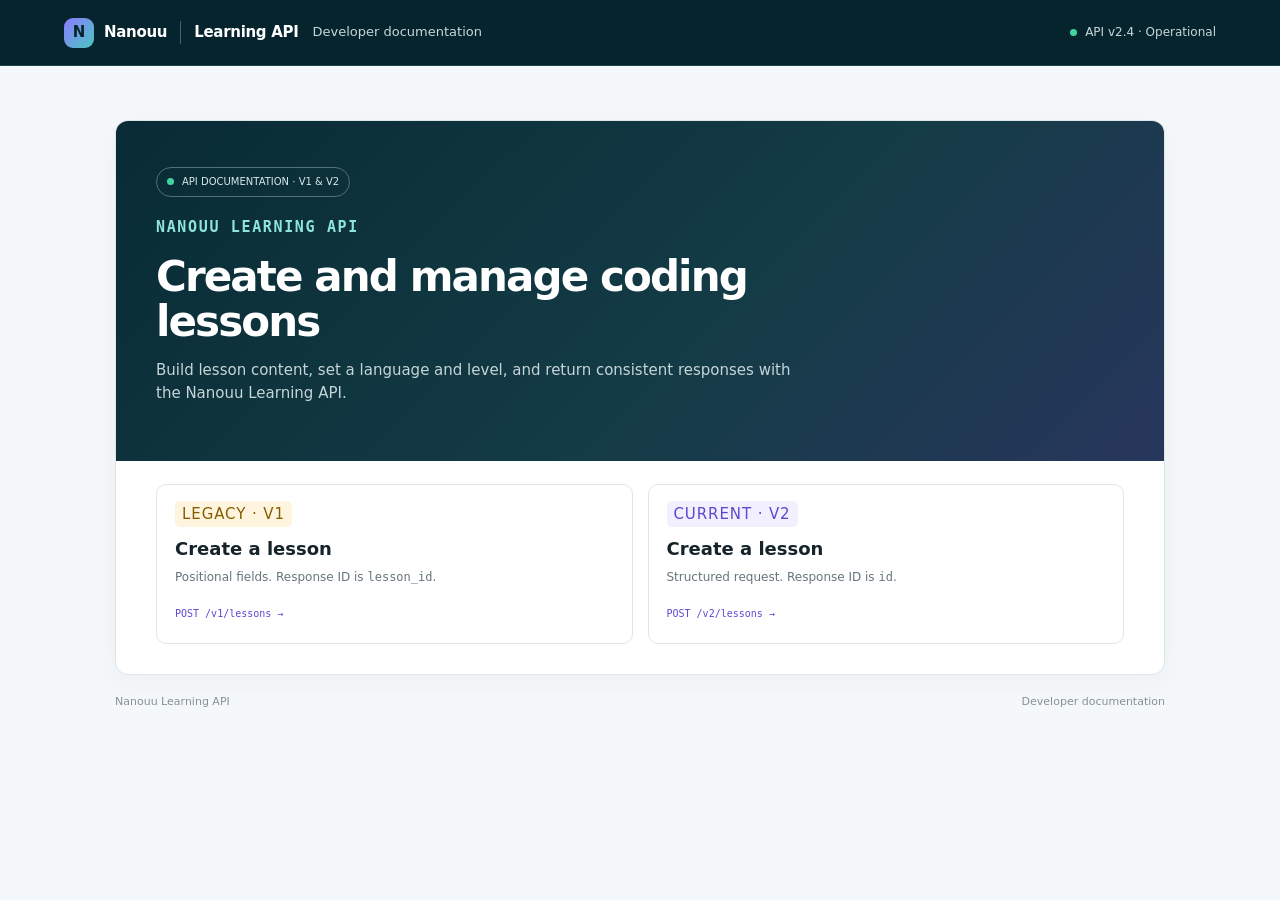
<file: index.html>
<!doctype html><html lang="en"><head><meta charset="utf-8"><meta name="viewport" content="width=device-width,initial-scale=1"><title>Nanouu Learning API · Documentation</title><meta name="description" content="Reference documentation for the Nanouu Learning API."><style>
:root{--ink:#15242a;--muted:#65757b;--line:#dce5e8;--paper:#fff;--canvas:#f5f8fa;--navy:#06242d;--teal:#0b8390;--purple:#725cff;--purple-soft:#f0edff;--code:#0b2028;--green:#14866d;--amber:#946300}*{box-sizing:border-box}body{margin:0;background:var(--canvas);color:var(--ink);font:15px/1.55 Inter,ui-sans-serif,system-ui,-apple-system,BlinkMacSystemFont,"Segoe UI",sans-serif}a{color:inherit}.topbar{height:66px;background:var(--navy);color:#fff;display:flex;align-items:center;padding:0 clamp(18px,5vw,72px);gap:14px;border-bottom:1px solid #24434a}.brand{display:flex;align-items:center;gap:10px;text-decoration:none;font-weight:700;letter-spacing:-.02em}.brand-mark{width:30px;height:30px;display:grid;place-items:center;background:linear-gradient(135deg,#8b7bff,#4ac6c2);border-radius:9px;color:#06242d;font-weight:900}.brand-divider{height:23px;width:1px;background:#486168;margin:0 3px}.top-label{font-size:13px;color:#c8d7d9}.top-right{margin-left:auto;display:flex;gap:8px;align-items:center;color:#c8d7d9;font-size:12px}.status-dot{width:7px;height:7px;border-radius:50%;background:#40d5a0}.shell{width:min(1200px,calc(100% - 40px));margin:0 auto;display:grid;grid-template-columns:230px minmax(0,1fr);gap:42px;padding:34px 0 68px}.sidebar{padding-top:10px}.side-kicker{font-size:10px;font-weight:700;letter-spacing:.14em;color:#87989d;margin:18px 10px 8px}.side-link{display:flex;align-items:center;gap:9px;padding:9px 11px;margin:2px 0;border-radius:7px;text-decoration:none;color:#52636a;font-size:13px}.side-link:hover{background:#eaf0f2}.side-link.active{background:var(--purple-soft);color:#5945d2;font-weight:650}.side-mark{width:7px;height:7px;border-radius:2px;background:#c3ccd0}.active .side-mark{background:var(--purple)}.side-sub{margin:5px 0 0 20px;padding-left:12px;border-left:1px solid var(--line)}.version-chip{margin-left:auto;font:10px ui-monospace,monospace;color:#75858b}.side-callout{margin:26px 8px 0;padding:13px;border:1px solid var(--line);border-radius:9px;background:#fff;color:#6d7b80;font-size:11px;line-height:1.5}.main{min-width:0}.crumb{font-size:12px;color:#859398;margin:2px 0 20px}.crumb span{color:#ccd4d7;margin:0 8px}.doc-card{background:var(--paper);border:1px solid var(--line);border-radius:13px;box-shadow:0 8px 30px #16323b0a;overflow:hidden}.doc-head{padding:34px 40px 25px;border-bottom:1px solid var(--line)}.eyebrow{display:flex;align-items:center;gap:8px;font:700 10px/1.4 ui-monospace,SFMono-Regular,Menlo,monospace;letter-spacing:.11em;text-transform:uppercase;color:var(--teal)}.badge{padding:4px 7px;border-radius:5px;background:#f2f0ff;color:#5b48cf;letter-spacing:.06em}.badge.legacy{background:#fff4dd;color:#855d00}.doc-head h1{font-size:34px;line-height:1.15;letter-spacing:-.04em;margin:15px 0 9px}.lead{color:var(--muted);max-width:700px;margin:0;font-size:15px}.meta-row{display:flex;flex-wrap:wrap;gap:8px;margin-top:19px}.meta-pill{border:1px solid var(--line);border-radius:6px;padding:5px 8px;color:#56676d;font:11px ui-monospace,SFMono-Regular,Menlo,monospace;background:#fff}.content{padding:28px 40px 38px;display:grid;grid-template-columns:minmax(0,1.1fr) minmax(250px,.9fr);gap:30px}.section-label{font-size:10px;font-weight:750;letter-spacing:.12em;text-transform:uppercase;color:#8a999e;margin:0 0 10px}.content h2{font-size:19px;letter-spacing:-.02em;margin:0 0 8px}.content p{color:var(--muted);margin:0 0 15px;font-size:13px}.endpoint{display:flex;align-items:center;gap:9px;margin:16px 0 20px}.method{padding:5px 8px;border-radius:5px;background:#e5f6f1;color:#08765e;font:700 11px ui-monospace,monospace}.path{font:600 13px ui-monospace,monospace;color:#35474d}.codebox{border:1px solid #233943;border-radius:9px;background:var(--code);overflow:hidden;margin:12px 0 20px}.code-title{padding:9px 13px;border-bottom:1px solid #263d45;color:#a8bec4;font:10px ui-monospace,monospace;display:flex;justify-content:space-between}.codebox pre{margin:0;padding:16px 15px 18px;color:#d6e9e8;white-space:pre-wrap;overflow-wrap:anywhere;font:11px/1.7 ui-monospace,SFMono-Regular,Menlo,monospace}.codebox .key{color:#a89bff}.codebox .str{color:#7ee0bd}.codebox .comment{color:#728b92}.detail-card{border:1px solid var(--line);border-radius:9px;padding:16px;margin:0 0 13px;background:#fff}.detail-card h3{margin:0 0 10px;font-size:13px}.field-row{display:grid;grid-template-columns:1fr auto;gap:12px;padding:8px 0;border-top:1px solid #edf1f2;font-size:11px}.field-row code{color:#5c49d5;font:11px ui-monospace,monospace}.field-row span{color:#718086}.response-label{font-size:10px;color:#94a1a5;margin:12px 0 0}.note{padding:13px 14px;border-left:3px solid #e5b44d;background:#fff9ea;color:#705619;border-radius:0 7px 7px 0;font-size:12px;line-height:1.5;margin:18px 0}.version-switch{display:flex;gap:9px;margin-top:20px}.switch-link{padding:8px 10px;border:1px solid var(--line);border-radius:7px;color:#52636a;text-decoration:none;font-size:11px}.switch-link:hover{border-color:var(--purple);color:#5844cf}.js-fallback{margin:24px 40px;padding:16px 18px;border:1px dashed #b6c2c6;background:#f8fafb;border-radius:9px;color:#617177;font-size:13px}.js-fallback strong{display:block;color:#2b3d43;margin-bottom:4px}.site-footer{padding:18px 0;color:#849296;font-size:11px;display:flex;justify-content:space-between}.home-hero{padding:46px 40px 40px;background:linear-gradient(135deg,#082b35,#143c46 58%,#28365d);color:#fff}.home-hero .eyebrow{color:#8ee5db}.home-hero h1{font-size:42px;line-height:1.08;letter-spacing:-.045em;max-width:670px;margin:16px 0 12px}.home-hero p{max-width:650px;color:#c5d5d8;font-size:15px}.hero-label{display:inline-flex;align-items:center;gap:8px;border:1px solid #547078;border-radius:99px;padding:6px 10px;color:#d9e7e8;font-size:10px}.version-grid{display:grid;grid-template-columns:1fr 1fr;gap:15px;padding:23px 40px 30px}.version-card{border:1px solid var(--line);border-radius:10px;padding:18px;text-decoration:none;background:#fff;transition:.15s}.version-card:hover{border-color:#a99eff;transform:translateY(-2px);box-shadow:0 8px 18px #2d21720c}.version-card h2{font-size:18px;margin:9px 0 5px}.version-card p{font-size:12px;color:var(--muted);margin:0 0 15px}.card-meta{font:10px ui-monospace,monospace;color:#5c49d5}.home-note{margin:0 40px 32px;padding:14px 16px;background:#f6f4ff;border:1px solid #e3dfff;border-radius:8px;color:#5e587b;font-size:12px}.hidden{display:none!important}@media(max-width:800px){.shell{grid-template-columns:1fr;gap:18px;padding-top:20px}.sidebar{display:flex;flex-wrap:wrap;align-items:center;padding:0}.side-kicker{width:100%;margin:7px 5px}.side-link{padding:7px 9px}.side-sub,.side-callout{display:none}.content{grid-template-columns:1fr;padding:24px}.doc-head{padding:26px 24px}.doc-head h1{font-size:29px}.js-fallback{margin:20px 24px}.home-hero{padding:34px 24px}.home-hero h1{font-size:34px}.version-grid{padding:18px 24px 22px}.home-note{margin:0 24px 24px}.version-grid{grid-template-columns:1fr}.site-footer{display:block}.topbar{padding:0 18px}}
</style></head><body><header class="topbar"><a class="brand" href="./"><span class="brand-mark">N</span><span>Nanouu</span><span class="brand-divider"></span><span>Learning API</span></a><span class="top-label">Developer documentation</span><div class="top-right"><span class="status-dot"></span> API v2.4 · Operational</div></header><main class="shell" style="display:block;max-width:1050px;padding-top:54px"><section class="doc-card"><div class="home-hero"><span class="hero-label"><span class="status-dot"></span> API DOCUMENTATION · V1 &amp; V2</span><p class="eyebrow" style="margin-top:20px">NANOUU LEARNING API</p><h1>Create and manage coding lessons</h1><p>Build lesson content, set a language and level, and return consistent responses with the Nanouu Learning API.</p></div><div class="version-grid"><a class="version-card" href="docs/v1/"><span class="badge legacy">LEGACY · V1</span><h2>Create a lesson</h2><p>Positional fields. Response ID is <code>lesson_id</code>.</p><span class="card-meta">POST /v1/lessons →</span></a><a class="version-card" href="docs/v2/"><span class="badge">CURRENT · V2</span><h2>Create a lesson</h2><p>Structured request. Response ID is <code>id</code>.</p><span class="card-meta">POST /v2/lessons →</span></a></div></section><footer class="site-footer"><span>Nanouu Learning API</span><span>Developer documentation</span></footer></main></body></html>
</file>
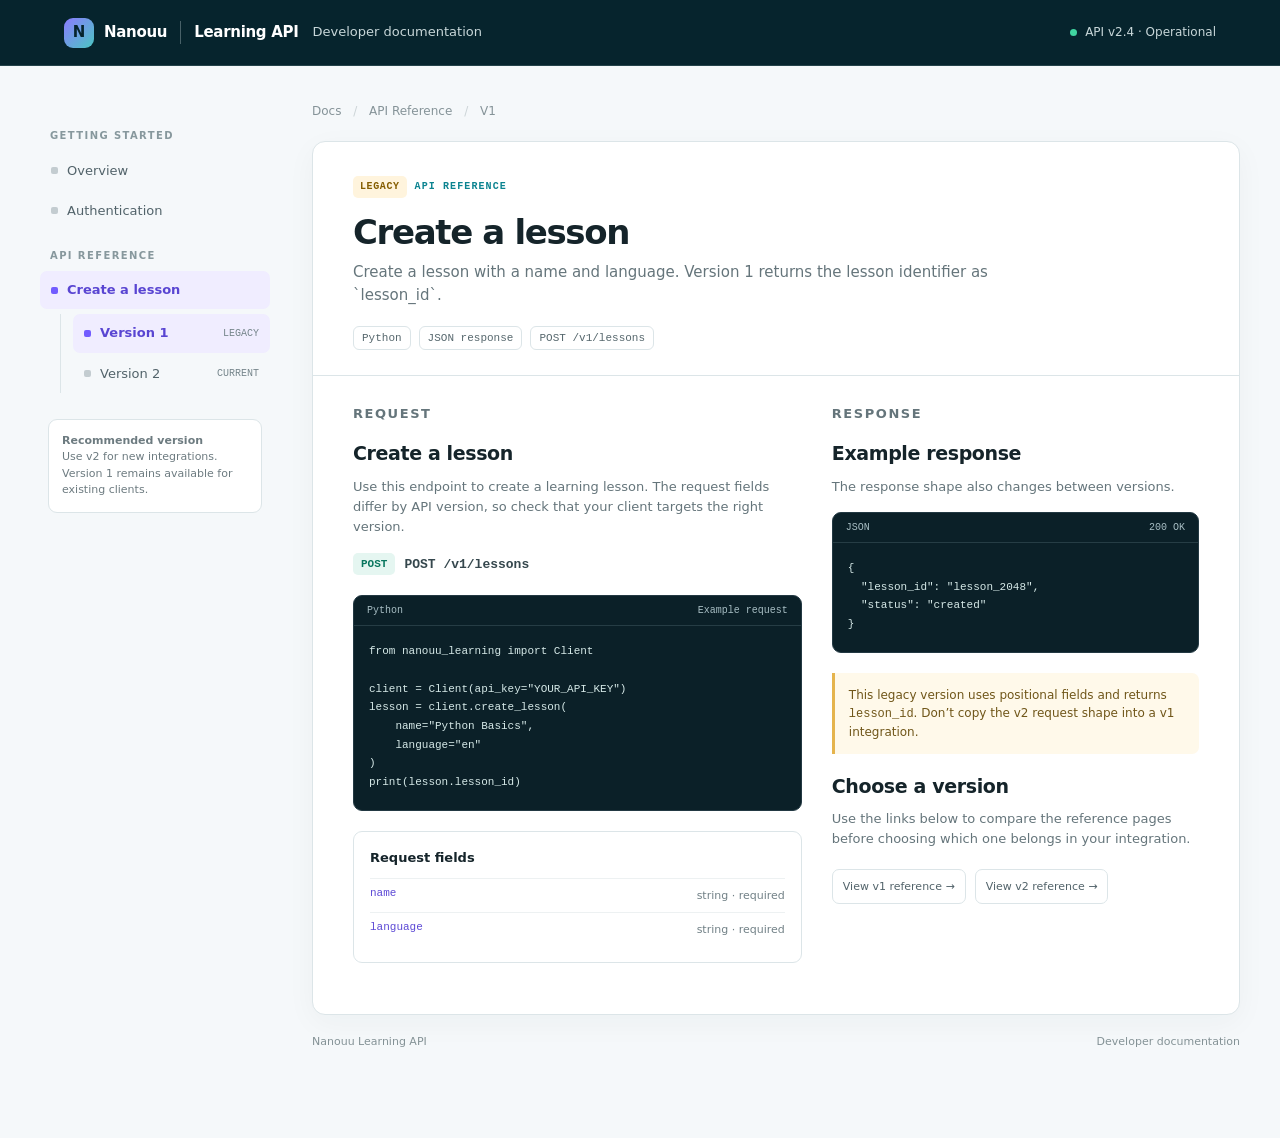
<file: docs/v1/index.html>
<!doctype html><html lang="en"><head><meta charset="utf-8"><meta name="viewport" content="width=device-width,initial-scale=1"><title>Nanouu Learning API · V1 Reference</title><meta name="description" content="Nanouu Learning API endpoint reference."><style>
:root{--ink:#15242a;--muted:#65757b;--line:#dce5e8;--paper:#fff;--canvas:#f5f8fa;--navy:#06242d;--teal:#0b8390;--purple:#725cff;--purple-soft:#f0edff;--code:#0b2028;--green:#14866d;--amber:#946300}*{box-sizing:border-box}body{margin:0;background:var(--canvas);color:var(--ink);font:15px/1.55 Inter,ui-sans-serif,system-ui,-apple-system,BlinkMacSystemFont,"Segoe UI",sans-serif}a{color:inherit}.topbar{height:66px;background:var(--navy);color:#fff;display:flex;align-items:center;padding:0 clamp(18px,5vw,72px);gap:14px;border-bottom:1px solid #24434a}.brand{display:flex;align-items:center;gap:10px;text-decoration:none;font-weight:700;letter-spacing:-.02em}.brand-mark{width:30px;height:30px;display:grid;place-items:center;background:linear-gradient(135deg,#8b7bff,#4ac6c2);border-radius:9px;color:#06242d;font-weight:900}.brand-divider{height:23px;width:1px;background:#486168;margin:0 3px}.top-label{font-size:13px;color:#c8d7d9}.top-right{margin-left:auto;display:flex;gap:8px;align-items:center;color:#c8d7d9;font-size:12px}.status-dot{width:7px;height:7px;border-radius:50%;background:#40d5a0}.shell{width:min(1200px,calc(100% - 40px));margin:0 auto;display:grid;grid-template-columns:230px minmax(0,1fr);gap:42px;padding:34px 0 68px}.sidebar{padding-top:10px}.side-kicker{font-size:10px;font-weight:700;letter-spacing:.14em;color:#87989d;margin:18px 10px 8px}.side-link{display:flex;align-items:center;gap:9px;padding:9px 11px;margin:2px 0;border-radius:7px;text-decoration:none;color:#52636a;font-size:13px}.side-link:hover{background:#eaf0f2}.side-link.active{background:var(--purple-soft);color:#5945d2;font-weight:650}.side-mark{width:7px;height:7px;border-radius:2px;background:#c3ccd0}.active .side-mark{background:var(--purple)}.side-sub{margin:5px 0 0 20px;padding-left:12px;border-left:1px solid var(--line)}.version-chip{margin-left:auto;font:10px ui-monospace,monospace;color:#75858b}.side-callout{margin:26px 8px 0;padding:13px;border:1px solid var(--line);border-radius:9px;background:#fff;color:#6d7b80;font-size:11px;line-height:1.5}.main{min-width:0}.crumb{font-size:12px;color:#859398;margin:2px 0 20px}.crumb span{color:#ccd4d7;margin:0 8px}.doc-card{background:var(--paper);border:1px solid var(--line);border-radius:13px;box-shadow:0 8px 30px #16323b0a;overflow:hidden}.doc-head{padding:34px 40px 25px;border-bottom:1px solid var(--line)}.eyebrow{display:flex;align-items:center;gap:8px;font:700 10px/1.4 ui-monospace,SFMono-Regular,Menlo,monospace;letter-spacing:.11em;text-transform:uppercase;color:var(--teal)}.badge{padding:4px 7px;border-radius:5px;background:#f2f0ff;color:#5b48cf;letter-spacing:.06em}.badge.legacy{background:#fff4dd;color:#855d00}.doc-head h1{font-size:34px;line-height:1.15;letter-spacing:-.04em;margin:15px 0 9px}.lead{color:var(--muted);max-width:700px;margin:0;font-size:15px}.meta-row{display:flex;flex-wrap:wrap;gap:8px;margin-top:19px}.meta-pill{border:1px solid var(--line);border-radius:6px;padding:5px 8px;color:#56676d;font:11px ui-monospace,SFMono-Regular,Menlo,monospace;background:#fff}.content{padding:28px 40px 38px;display:grid;grid-template-columns:minmax(0,1.1fr) minmax(250px,.9fr);gap:30px}.section-label{font-size:10px;font-weight:750;letter-spacing:.12em;text-transform:uppercase;color:#8a999e;margin:0 0 10px}.content h2{font-size:19px;letter-spacing:-.02em;margin:0 0 8px}.content p{color:var(--muted);margin:0 0 15px;font-size:13px}.endpoint{display:flex;align-items:center;gap:9px;margin:16px 0 20px}.method{padding:5px 8px;border-radius:5px;background:#e5f6f1;color:#08765e;font:700 11px ui-monospace,monospace}.path{font:600 13px ui-monospace,monospace;color:#35474d}.codebox{border:1px solid #233943;border-radius:9px;background:var(--code);overflow:hidden;margin:12px 0 20px}.code-title{padding:9px 13px;border-bottom:1px solid #263d45;color:#a8bec4;font:10px ui-monospace,monospace;display:flex;justify-content:space-between}.codebox pre{margin:0;padding:16px 15px 18px;color:#d6e9e8;white-space:pre-wrap;overflow-wrap:anywhere;font:11px/1.7 ui-monospace,SFMono-Regular,Menlo,monospace}.codebox .key{color:#a89bff}.codebox .str{color:#7ee0bd}.codebox .comment{color:#728b92}.detail-card{border:1px solid var(--line);border-radius:9px;padding:16px;margin:0 0 13px;background:#fff}.detail-card h3{margin:0 0 10px;font-size:13px}.field-row{display:grid;grid-template-columns:1fr auto;gap:12px;padding:8px 0;border-top:1px solid #edf1f2;font-size:11px}.field-row code{color:#5c49d5;font:11px ui-monospace,monospace}.field-row span{color:#718086}.response-label{font-size:10px;color:#94a1a5;margin:12px 0 0}.note{padding:13px 14px;border-left:3px solid #e5b44d;background:#fff9ea;color:#705619;border-radius:0 7px 7px 0;font-size:12px;line-height:1.5;margin:18px 0}.version-switch{display:flex;gap:9px;margin-top:20px}.switch-link{padding:8px 10px;border:1px solid var(--line);border-radius:7px;color:#52636a;text-decoration:none;font-size:11px}.switch-link:hover{border-color:var(--purple);color:#5844cf}.js-fallback{margin:24px 40px;padding:16px 18px;border:1px dashed #b6c2c6;background:#f8fafb;border-radius:9px;color:#617177;font-size:13px}.js-fallback strong{display:block;color:#2b3d43;margin-bottom:4px}.site-footer{padding:18px 0;color:#849296;font-size:11px;display:flex;justify-content:space-between}.home-hero{padding:46px 40px 40px;background:linear-gradient(135deg,#082b35,#143c46 58%,#28365d);color:#fff}.home-hero .eyebrow{color:#8ee5db}.home-hero h1{font-size:42px;line-height:1.08;letter-spacing:-.045em;max-width:670px;margin:16px 0 12px}.home-hero p{max-width:650px;color:#c5d5d8;font-size:15px}.hero-label{display:inline-flex;align-items:center;gap:8px;border:1px solid #547078;border-radius:99px;padding:6px 10px;color:#d9e7e8;font-size:10px}.version-grid{display:grid;grid-template-columns:1fr 1fr;gap:15px;padding:23px 40px 30px}.version-card{border:1px solid var(--line);border-radius:10px;padding:18px;text-decoration:none;background:#fff;transition:.15s}.version-card:hover{border-color:#a99eff;transform:translateY(-2px);box-shadow:0 8px 18px #2d21720c}.version-card h2{font-size:18px;margin:9px 0 5px}.version-card p{font-size:12px;color:var(--muted);margin:0 0 15px}.card-meta{font:10px ui-monospace,monospace;color:#5c49d5}.home-note{margin:0 40px 32px;padding:14px 16px;background:#f6f4ff;border:1px solid #e3dfff;border-radius:8px;color:#5e587b;font-size:12px}.hidden{display:none!important}@media(max-width:800px){.shell{grid-template-columns:1fr;gap:18px;padding-top:20px}.sidebar{display:flex;flex-wrap:wrap;align-items:center;padding:0}.side-kicker{width:100%;margin:7px 5px}.side-link{padding:7px 9px}.side-sub,.side-callout{display:none}.content{grid-template-columns:1fr;padding:24px}.doc-head{padding:26px 24px}.doc-head h1{font-size:29px}.js-fallback{margin:20px 24px}.home-hero{padding:34px 24px}.home-hero h1{font-size:34px}.version-grid{padding:18px 24px 22px}.home-note{margin:0 24px 24px}.version-grid{grid-template-columns:1fr}.site-footer{display:block}.topbar{padding:0 18px}}
</style></head><body>
<header class="topbar"><a class="brand" href="../../"><span class="brand-mark">N</span><span>Nanouu</span><span class="brand-divider"></span><span>Learning API</span></a><span class="top-label">Developer documentation</span><div class="top-right"><span class="status-dot"></span> API v2.4 · Operational</div></header>
<div class="shell"><aside class="sidebar"><div class="side-kicker">GETTING STARTED</div><a class="side-link" href="../../"><i class="side-mark"></i>Overview</a><a class="side-link" href="../../"><i class="side-mark"></i>Authentication</a><div class="side-kicker">API REFERENCE</div><a class="side-link active" href="./"><i class="side-mark"></i>Create a lesson</a><div class="side-sub"><a class="side-link active" href="../v1/"><i class="side-mark"></i>Version 1 <span class="version-chip">LEGACY</span></a><a class="side-link " href="../v2/"><i class="side-mark"></i>Version 2 <span class="version-chip">CURRENT</span></a></div><div class="side-callout"><b>Recommended version</b><br>Use v2 for new integrations. Version 1 remains available for existing clients.</div></aside>
<main class="main"><div class="crumb">Docs <span>/</span> API Reference <span>/</span> V1</div><article class="doc-card"><div id="doc-content"><div class="js-fallback"><strong>Loading API reference…</strong></div></div></article><footer class="site-footer"><span>Nanouu Learning API</span><span>Developer documentation</span></footer></main></div>
<script>(()=>{const data={label:"LEGACY",summary:'Create a lesson with a name and language. Version 1 returns the lesson identifier as `lesson_id`.',endpoint:"POST /v1/lessons",python:'from nanouu_learning import Client\n\nclient = Client(api_key="YOUR_API_KEY")\nlesson = client.create_lesson(\n    name="Python Basics",\n    language="en"\n)\nprint(lesson.lesson_id)',fields:`<div class="field-row"><code>name</code><span>string · required</span></div><div class="field-row"><code>language</code><span>string · required</span></div>`,response:'{\n  "lesson_id": "lesson_2048",\n  "status": "created"\n}',warning:`This legacy version uses positional fields and returns <code>lesson_id</code>. Don’t copy the v2 request shape into a v1 integration.`};const content=document.getElementById('doc-content');content.innerHTML=`<div class="doc-head"><div class="eyebrow"><span class="badge legacy">LEGACY</span> API REFERENCE</div><h1>Create a lesson</h1><p class="lead">${data.summary}</p><div class="meta-row"><span class="meta-pill">Python</span><span class="meta-pill">JSON response</span><span class="meta-pill">${data.endpoint}</span></div></div><div class="content"><section><p class="section-label">Request</p><h2>Create a lesson</h2><p>Use this endpoint to create a learning lesson. The request fields differ by API version, so check that your client targets the right version.</p><div class="endpoint"><span class="method">POST</span><code class="path">${data.endpoint}</code></div><div class="codebox"><div class="code-title"><span>Python</span><span>Example request</span></div><pre>${data.python}</pre></div><div class="detail-card"><h3>Request fields</h3>${data.fields}</div></section><section><p class="section-label">Response</p><h2>Example response</h2><p>The response shape also changes between versions.</p><div class="codebox"><div class="code-title"><span>JSON</span><span>200 OK</span></div><pre>${data.response}</pre></div><div class="note">${data.warning}</div><h2>Choose a version</h2><p>Use the links below to compare the reference pages before choosing which one belongs in your integration.</p><div class="version-switch"><a class="switch-link" href="../v1/">View v1 reference →</a><a class="switch-link" href="../v2/">View v2 reference →</a></div></section></div>`;})();</script></body></html>
</file>
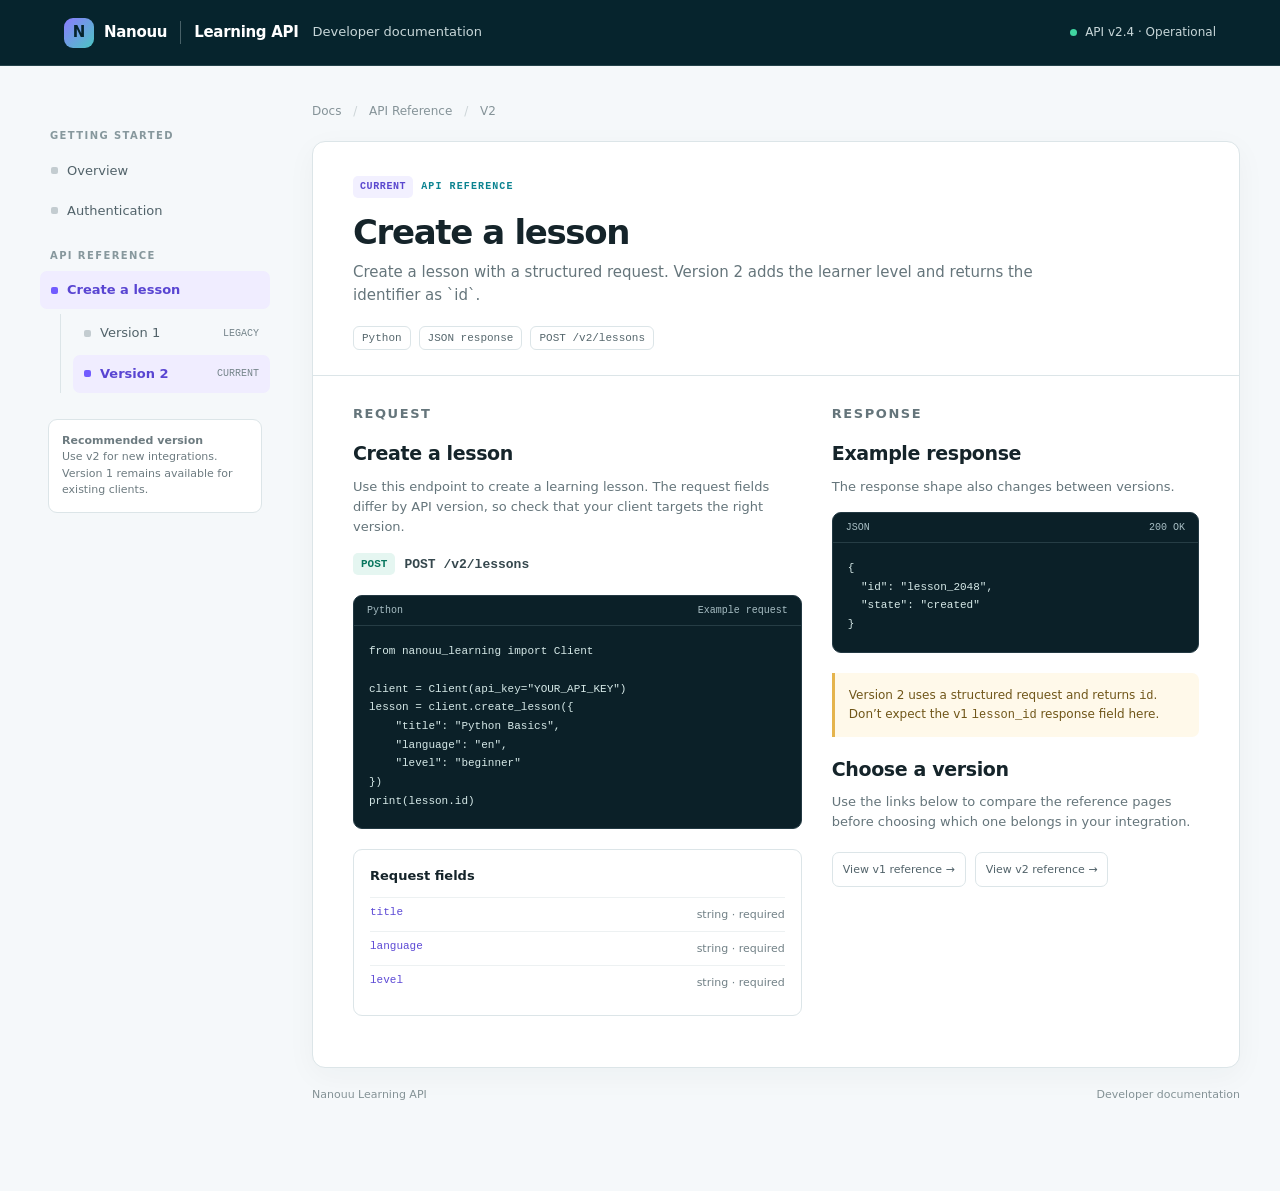
<file: docs/v2/index.html>
<!doctype html><html lang="en"><head><meta charset="utf-8"><meta name="viewport" content="width=device-width,initial-scale=1"><title>Nanouu Learning API · V2 Reference</title><meta name="description" content="Nanouu Learning API endpoint reference."><style>
:root{--ink:#15242a;--muted:#65757b;--line:#dce5e8;--paper:#fff;--canvas:#f5f8fa;--navy:#06242d;--teal:#0b8390;--purple:#725cff;--purple-soft:#f0edff;--code:#0b2028;--green:#14866d;--amber:#946300}*{box-sizing:border-box}body{margin:0;background:var(--canvas);color:var(--ink);font:15px/1.55 Inter,ui-sans-serif,system-ui,-apple-system,BlinkMacSystemFont,"Segoe UI",sans-serif}a{color:inherit}.topbar{height:66px;background:var(--navy);color:#fff;display:flex;align-items:center;padding:0 clamp(18px,5vw,72px);gap:14px;border-bottom:1px solid #24434a}.brand{display:flex;align-items:center;gap:10px;text-decoration:none;font-weight:700;letter-spacing:-.02em}.brand-mark{width:30px;height:30px;display:grid;place-items:center;background:linear-gradient(135deg,#8b7bff,#4ac6c2);border-radius:9px;color:#06242d;font-weight:900}.brand-divider{height:23px;width:1px;background:#486168;margin:0 3px}.top-label{font-size:13px;color:#c8d7d9}.top-right{margin-left:auto;display:flex;gap:8px;align-items:center;color:#c8d7d9;font-size:12px}.status-dot{width:7px;height:7px;border-radius:50%;background:#40d5a0}.shell{width:min(1200px,calc(100% - 40px));margin:0 auto;display:grid;grid-template-columns:230px minmax(0,1fr);gap:42px;padding:34px 0 68px}.sidebar{padding-top:10px}.side-kicker{font-size:10px;font-weight:700;letter-spacing:.14em;color:#87989d;margin:18px 10px 8px}.side-link{display:flex;align-items:center;gap:9px;padding:9px 11px;margin:2px 0;border-radius:7px;text-decoration:none;color:#52636a;font-size:13px}.side-link:hover{background:#eaf0f2}.side-link.active{background:var(--purple-soft);color:#5945d2;font-weight:650}.side-mark{width:7px;height:7px;border-radius:2px;background:#c3ccd0}.active .side-mark{background:var(--purple)}.side-sub{margin:5px 0 0 20px;padding-left:12px;border-left:1px solid var(--line)}.version-chip{margin-left:auto;font:10px ui-monospace,monospace;color:#75858b}.side-callout{margin:26px 8px 0;padding:13px;border:1px solid var(--line);border-radius:9px;background:#fff;color:#6d7b80;font-size:11px;line-height:1.5}.main{min-width:0}.crumb{font-size:12px;color:#859398;margin:2px 0 20px}.crumb span{color:#ccd4d7;margin:0 8px}.doc-card{background:var(--paper);border:1px solid var(--line);border-radius:13px;box-shadow:0 8px 30px #16323b0a;overflow:hidden}.doc-head{padding:34px 40px 25px;border-bottom:1px solid var(--line)}.eyebrow{display:flex;align-items:center;gap:8px;font:700 10px/1.4 ui-monospace,SFMono-Regular,Menlo,monospace;letter-spacing:.11em;text-transform:uppercase;color:var(--teal)}.badge{padding:4px 7px;border-radius:5px;background:#f2f0ff;color:#5b48cf;letter-spacing:.06em}.badge.legacy{background:#fff4dd;color:#855d00}.doc-head h1{font-size:34px;line-height:1.15;letter-spacing:-.04em;margin:15px 0 9px}.lead{color:var(--muted);max-width:700px;margin:0;font-size:15px}.meta-row{display:flex;flex-wrap:wrap;gap:8px;margin-top:19px}.meta-pill{border:1px solid var(--line);border-radius:6px;padding:5px 8px;color:#56676d;font:11px ui-monospace,SFMono-Regular,Menlo,monospace;background:#fff}.content{padding:28px 40px 38px;display:grid;grid-template-columns:minmax(0,1.1fr) minmax(250px,.9fr);gap:30px}.section-label{font-size:10px;font-weight:750;letter-spacing:.12em;text-transform:uppercase;color:#8a999e;margin:0 0 10px}.content h2{font-size:19px;letter-spacing:-.02em;margin:0 0 8px}.content p{color:var(--muted);margin:0 0 15px;font-size:13px}.endpoint{display:flex;align-items:center;gap:9px;margin:16px 0 20px}.method{padding:5px 8px;border-radius:5px;background:#e5f6f1;color:#08765e;font:700 11px ui-monospace,monospace}.path{font:600 13px ui-monospace,monospace;color:#35474d}.codebox{border:1px solid #233943;border-radius:9px;background:var(--code);overflow:hidden;margin:12px 0 20px}.code-title{padding:9px 13px;border-bottom:1px solid #263d45;color:#a8bec4;font:10px ui-monospace,monospace;display:flex;justify-content:space-between}.codebox pre{margin:0;padding:16px 15px 18px;color:#d6e9e8;white-space:pre-wrap;overflow-wrap:anywhere;font:11px/1.7 ui-monospace,SFMono-Regular,Menlo,monospace}.codebox .key{color:#a89bff}.codebox .str{color:#7ee0bd}.codebox .comment{color:#728b92}.detail-card{border:1px solid var(--line);border-radius:9px;padding:16px;margin:0 0 13px;background:#fff}.detail-card h3{margin:0 0 10px;font-size:13px}.field-row{display:grid;grid-template-columns:1fr auto;gap:12px;padding:8px 0;border-top:1px solid #edf1f2;font-size:11px}.field-row code{color:#5c49d5;font:11px ui-monospace,monospace}.field-row span{color:#718086}.response-label{font-size:10px;color:#94a1a5;margin:12px 0 0}.note{padding:13px 14px;border-left:3px solid #e5b44d;background:#fff9ea;color:#705619;border-radius:0 7px 7px 0;font-size:12px;line-height:1.5;margin:18px 0}.version-switch{display:flex;gap:9px;margin-top:20px}.switch-link{padding:8px 10px;border:1px solid var(--line);border-radius:7px;color:#52636a;text-decoration:none;font-size:11px}.switch-link:hover{border-color:var(--purple);color:#5844cf}.js-fallback{margin:24px 40px;padding:16px 18px;border:1px dashed #b6c2c6;background:#f8fafb;border-radius:9px;color:#617177;font-size:13px}.js-fallback strong{display:block;color:#2b3d43;margin-bottom:4px}.site-footer{padding:18px 0;color:#849296;font-size:11px;display:flex;justify-content:space-between}.home-hero{padding:46px 40px 40px;background:linear-gradient(135deg,#082b35,#143c46 58%,#28365d);color:#fff}.home-hero .eyebrow{color:#8ee5db}.home-hero h1{font-size:42px;line-height:1.08;letter-spacing:-.045em;max-width:670px;margin:16px 0 12px}.home-hero p{max-width:650px;color:#c5d5d8;font-size:15px}.hero-label{display:inline-flex;align-items:center;gap:8px;border:1px solid #547078;border-radius:99px;padding:6px 10px;color:#d9e7e8;font-size:10px}.version-grid{display:grid;grid-template-columns:1fr 1fr;gap:15px;padding:23px 40px 30px}.version-card{border:1px solid var(--line);border-radius:10px;padding:18px;text-decoration:none;background:#fff;transition:.15s}.version-card:hover{border-color:#a99eff;transform:translateY(-2px);box-shadow:0 8px 18px #2d21720c}.version-card h2{font-size:18px;margin:9px 0 5px}.version-card p{font-size:12px;color:var(--muted);margin:0 0 15px}.card-meta{font:10px ui-monospace,monospace;color:#5c49d5}.home-note{margin:0 40px 32px;padding:14px 16px;background:#f6f4ff;border:1px solid #e3dfff;border-radius:8px;color:#5e587b;font-size:12px}.hidden{display:none!important}@media(max-width:800px){.shell{grid-template-columns:1fr;gap:18px;padding-top:20px}.sidebar{display:flex;flex-wrap:wrap;align-items:center;padding:0}.side-kicker{width:100%;margin:7px 5px}.side-link{padding:7px 9px}.side-sub,.side-callout{display:none}.content{grid-template-columns:1fr;padding:24px}.doc-head{padding:26px 24px}.doc-head h1{font-size:29px}.js-fallback{margin:20px 24px}.home-hero{padding:34px 24px}.home-hero h1{font-size:34px}.version-grid{padding:18px 24px 22px}.home-note{margin:0 24px 24px}.version-grid{grid-template-columns:1fr}.site-footer{display:block}.topbar{padding:0 18px}}
</style></head><body>
<header class="topbar"><a class="brand" href="../../"><span class="brand-mark">N</span><span>Nanouu</span><span class="brand-divider"></span><span>Learning API</span></a><span class="top-label">Developer documentation</span><div class="top-right"><span class="status-dot"></span> API v2.4 · Operational</div></header>
<div class="shell"><aside class="sidebar"><div class="side-kicker">GETTING STARTED</div><a class="side-link" href="../../"><i class="side-mark"></i>Overview</a><a class="side-link" href="../../"><i class="side-mark"></i>Authentication</a><div class="side-kicker">API REFERENCE</div><a class="side-link active" href="./"><i class="side-mark"></i>Create a lesson</a><div class="side-sub"><a class="side-link " href="../v1/"><i class="side-mark"></i>Version 1 <span class="version-chip">LEGACY</span></a><a class="side-link active" href="../v2/"><i class="side-mark"></i>Version 2 <span class="version-chip">CURRENT</span></a></div><div class="side-callout"><b>Recommended version</b><br>Use v2 for new integrations. Version 1 remains available for existing clients.</div></aside>
<main class="main"><div class="crumb">Docs <span>/</span> API Reference <span>/</span> V2</div><article class="doc-card"><div id="doc-content"><div class="js-fallback"><strong>Loading API reference…</strong></div></div></article><footer class="site-footer"><span>Nanouu Learning API</span><span>Developer documentation</span></footer></main></div>
<script>(()=>{const data={label:"CURRENT",summary:'Create a lesson with a structured request. Version 2 adds the learner level and returns the identifier as `id`.',endpoint:"POST /v2/lessons",python:'from nanouu_learning import Client\n\nclient = Client(api_key="YOUR_API_KEY")\nlesson = client.create_lesson({\n    "title": "Python Basics",\n    "language": "en",\n    "level": "beginner"\n})\nprint(lesson.id)',fields:`<div class="field-row"><code>title</code><span>string · required</span></div><div class="field-row"><code>language</code><span>string · required</span></div><div class="field-row"><code>level</code><span>string · required</span></div>`,response:'{\n  "id": "lesson_2048",\n  "state": "created"\n}',warning:`Version 2 uses a structured request and returns <code>id</code>. Don’t expect the v1 <code>lesson_id</code> response field here.`};const content=document.getElementById('doc-content');content.innerHTML=`<div class="doc-head"><div class="eyebrow"><span class="badge ">CURRENT</span> API REFERENCE</div><h1>Create a lesson</h1><p class="lead">${data.summary}</p><div class="meta-row"><span class="meta-pill">Python</span><span class="meta-pill">JSON response</span><span class="meta-pill">${data.endpoint}</span></div></div><div class="content"><section><p class="section-label">Request</p><h2>Create a lesson</h2><p>Use this endpoint to create a learning lesson. The request fields differ by API version, so check that your client targets the right version.</p><div class="endpoint"><span class="method">POST</span><code class="path">${data.endpoint}</code></div><div class="codebox"><div class="code-title"><span>Python</span><span>Example request</span></div><pre>${data.python}</pre></div><div class="detail-card"><h3>Request fields</h3>${data.fields}</div></section><section><p class="section-label">Response</p><h2>Example response</h2><p>The response shape also changes between versions.</p><div class="codebox"><div class="code-title"><span>JSON</span><span>200 OK</span></div><pre>${data.response}</pre></div><div class="note">${data.warning}</div><h2>Choose a version</h2><p>Use the links below to compare the reference pages before choosing which one belongs in your integration.</p><div class="version-switch"><a class="switch-link" href="../v1/">View v1 reference →</a><a class="switch-link" href="../v2/">View v2 reference →</a></div></section></div>`;})();</script></body></html>
</file>
